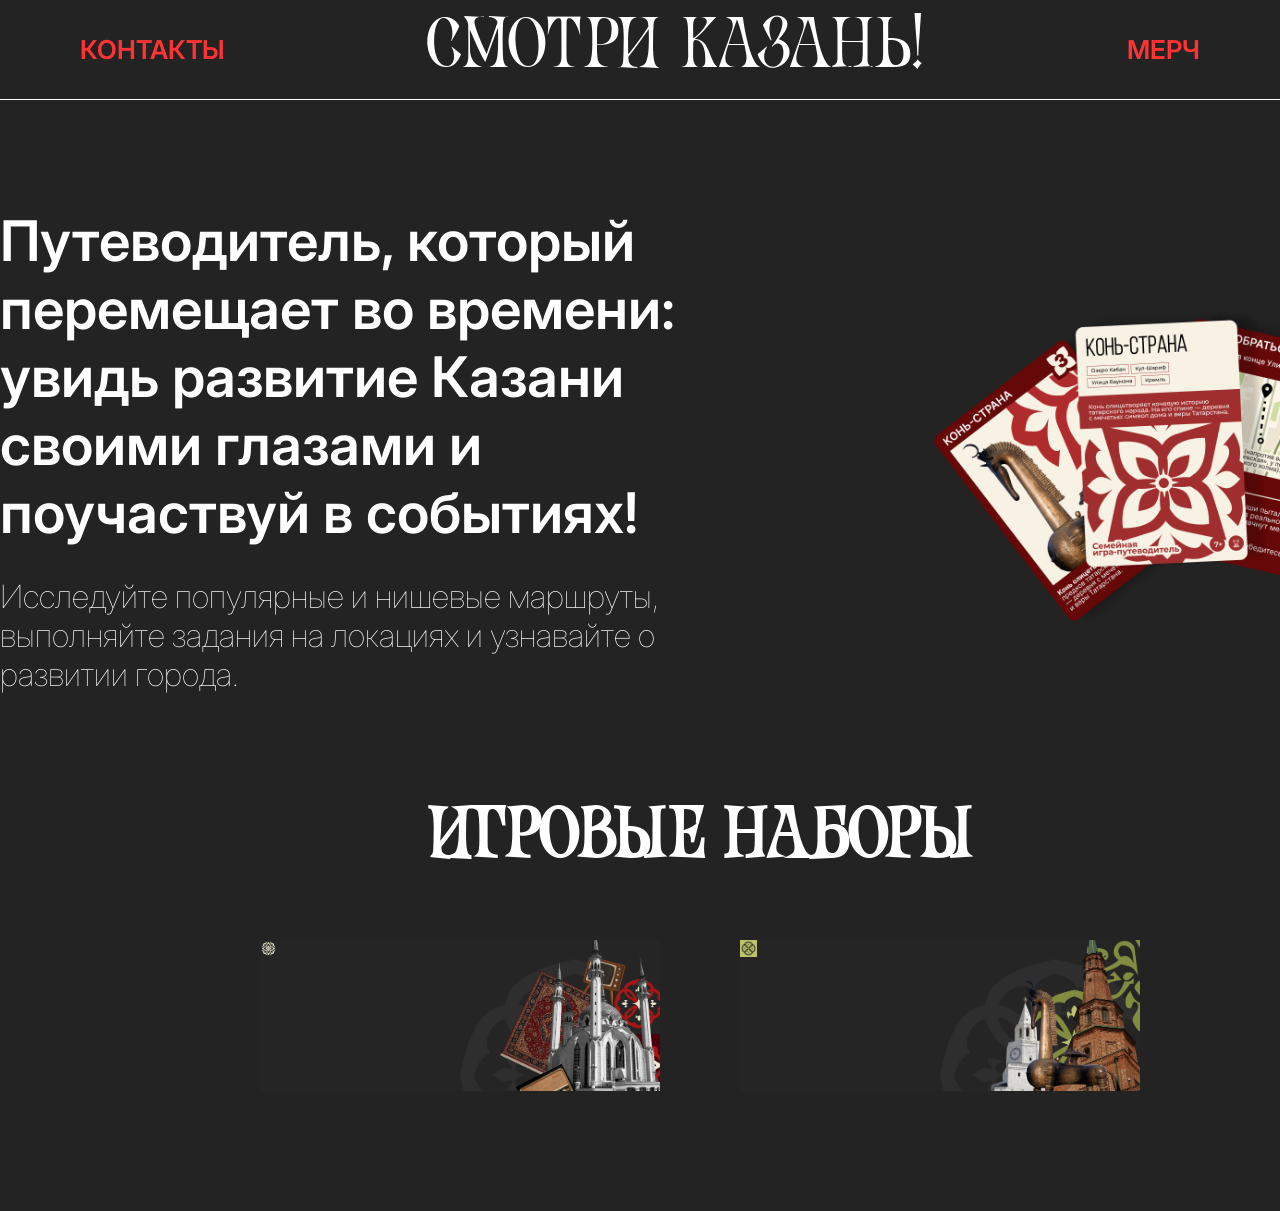
<file: index.html>
<!DOCTYPE html>
<html lang="ru">
<head>
<meta charset="UTF-8">
<meta name="viewport" content="width=device-width, initial-scale=1.0">
<title>Смотри Казань!</title>

<link rel="stylesheet" href="css/style.css">
</head>

<body>

<header>

    <a href="contacts.html" class="clickable">
        КОНТАКТЫ
    </a>

    <h1>
        СМОТРИ КАЗАНЬ!
    </h1>

    <a href="merch.html" class="clickable">
        МЕРЧ
    </a>

</header>

<section class="hero">

    <div class="hero-text">

        <h2>
            Путеводитель, который перемещает во времени:
            увидь развитие Казани своими глазами и поучаствуй
            в событиях!
        </h2>

        <p>
            Исследуйте популярные и нишевые маршруты,
            выполняйте задания на локациях
            и узнавайте о развитии города.
        </p>

    </div>

    <img
        src="images/веер.png"
        alt=""
        class="fan clickable"
    >

</section>

<section class="decks">

    <h2 class="decks-title">
        ИГРОВЫЕ НАБОРЫ
    </h2>

    <div class="decks-wrapper">

        <img
            src="images/колода 1.png"
            alt=""
            id="deck1"
            class="deck clickable"
        >

        <img
            src="images/колода 2.png"
            alt=""
            id="deck2"
            class="deck clickable"
        >

    </div>

</section>

<!-- Колода 1 -->

<div class="modal" id="deck1Modal">

    <div class="modal-content">

        <img src="images/колода 1.png">

        <button class="order-btn">
            ЗАКАЗАТЬ
        </button>

    </div>

</div>

<!-- Колода 2 -->

<div class="modal" id="deck2Modal">

    <div class="modal-content">

        <img src="images/колода 2.png">

        <button class="order-btn">
            ЗАКАЗАТЬ
        </button>

    </div>

</div>

<!-- Заявка -->

<div class="modal" id="requestModal">

    <div class="modal-content">

        <img src="images/заявка.png">

    </div>
<div class="modal-content deck-popup">

    <img
        src="images/колода 1.png"
        class="popup-image"
    >

    <button class="order-btn">
        ЗАКАЗАТЬ
    </button>

</div>
</div>

<script src="js/main.js"></script>

</body>
</html>
</file>
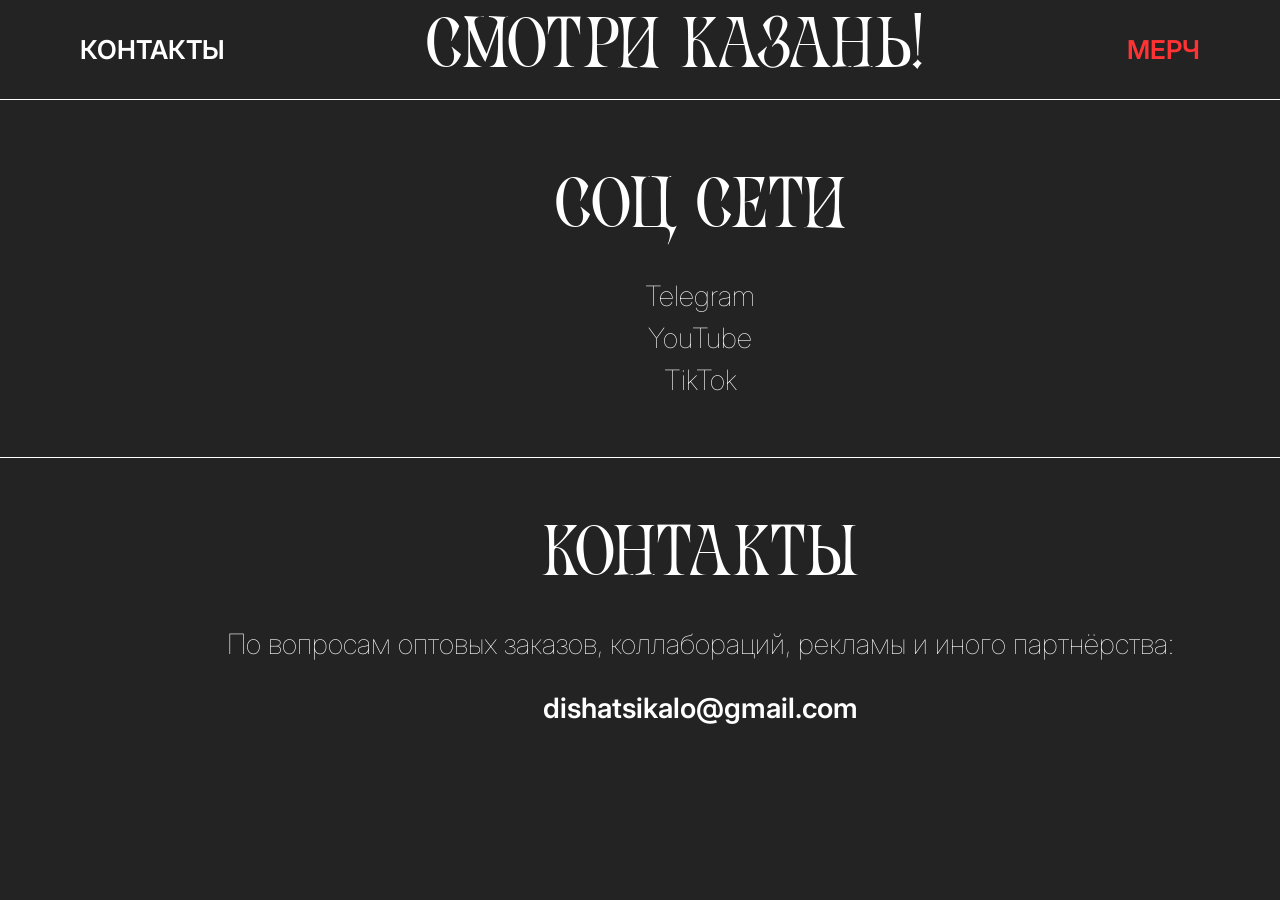
<file: contacts.html>
<!DOCTYPE html>
<html lang="ru">
<head>
<meta charset="UTF-8">
<meta name="viewport" content="width=device-width, initial-scale=1.0">

<title>Контакты</title>

<link rel="stylesheet" href="css/style.css">
</head>

<body>

<header>

    <a href="contacts.html" class="active-link">
        КОНТАКТЫ
    </a>

    <a href="index.html" class="logo-link">
        <h1>СМОТРИ КАЗАНЬ!</h1>
    </a>

    <a href="merch.html" class="nav-link">
        МЕРЧ
    </a>

</header>

<main class="contacts-page">

    <section class="socials">

        <h2>СОЦ СЕТИ</h2>

        <div class="social-links">

            <a href="#" target="_blank">
                Telegram
            </a>

            <a href="#" target="_blank">
                YouTube
            </a>

            <a href="#" target="_blank">
                TikTok
            </a>

        </div>

    </section>

    <div class="contacts-divider"></div>

    <section class="contacts-info">

        <h2>КОНТАКТЫ</h2>

        <p>
            По вопросам оптовых заказов,
            коллабораций, рекламы
            и иного партнёрства:
        </p>

        <a
            href="mailto:dishatsikalo@gmail.com"
            class="email"
        >
            dishatsikalo@gmail.com
        </a>

    </section>

</main>

<script src="js/main.js"></script>

</body>
</html>
</file>
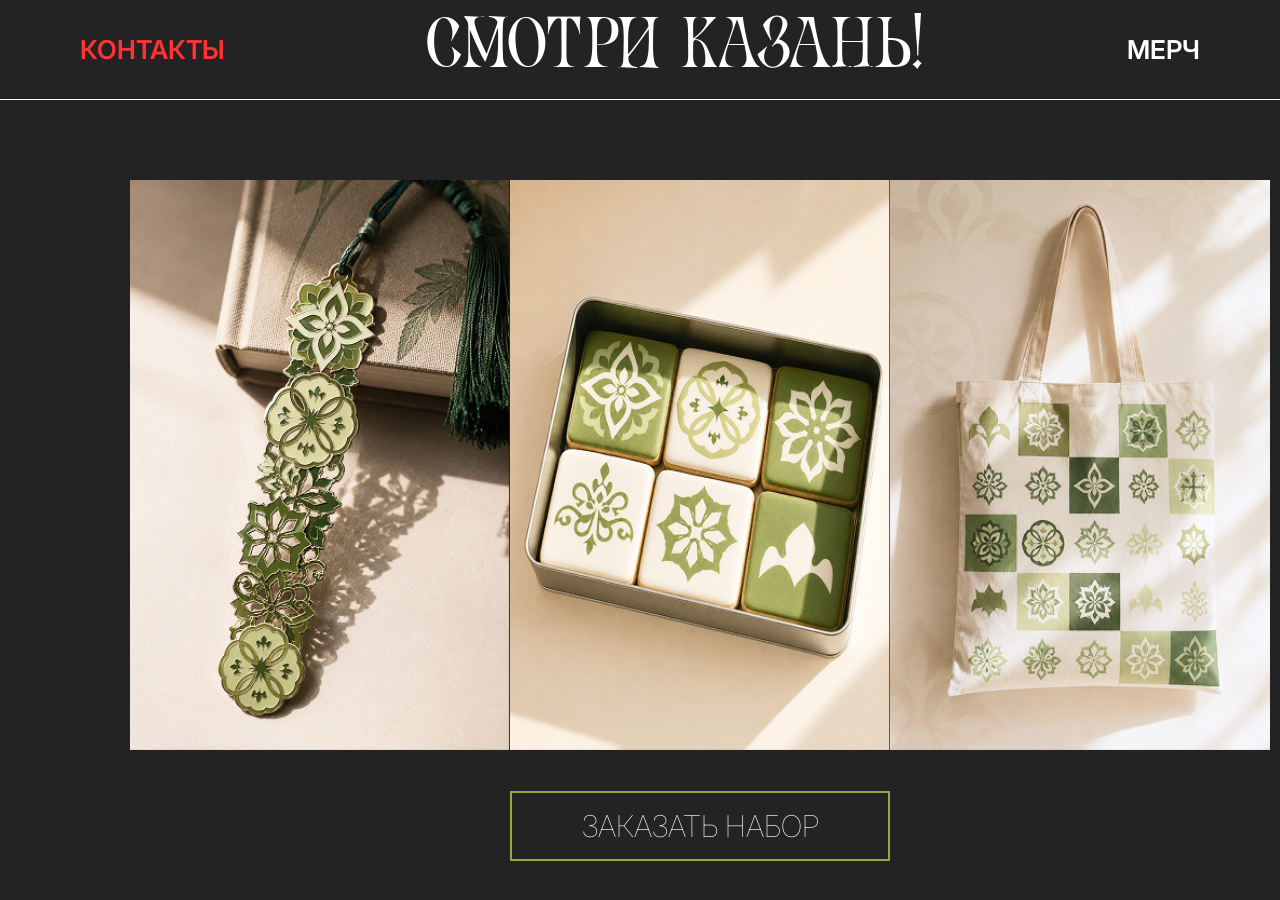
<file: merch.html>
<!DOCTYPE html>
<html lang="ru">
<head>

<meta charset="UTF-8">
<meta name="viewport" content="width=device-width, initial-scale=1.0">

<title>Мерч</title>

<link rel="stylesheet" href="css/style.css">

</head>
<body>

<header>

    <a href="contacts.html" class="nav-link">
        КОНТАКТЫ
    </a>

    <a href="index.html" class="logo-link">
        <h1>СМОТРИ КАЗАНЬ!</h1>
    </a>

    <a href="merch.html" class="active-link">
        МЕРЧ
    </a>

</header>

<section class="merch-page">

    <div class="merch-gallery">

        <img
            src="images/1 мерч.png"
            class="merch-item"
            alt=""
        >

        <img
            src="images/2 мерч.png"
            class="merch-item"
            alt=""
        >

        <img
            src="images/3 мерч.png"
            class="merch-item"
            alt=""
        >

    </div>

    <button id="merchOrderBtn">
        ЗАКАЗАТЬ НАБОР
    </button>

</section>

<div class="modal" id="requestModal">

    <div class="modal-content request-popup">

        <img
            src="images/заявка.png"
            class="request-image"
            alt=""
        >

    </div>

</div>

<script src="js/main.js"></script>

</body>
</html>
</file>
<file: css/style.css>
@font-face {
    font-family: Roscha;
    src: url("../fonts/ofont.ru_Roscha.ttf");
}

@font-face {
    font-family: Inter;
    src: url("../fonts/Inter_28pt-Thin.ttf");
    font-weight: 300;
}

@font-face {
    font-family: Inter;
    src: url("../fonts/Inter_28pt-SemiBold.ttf");
    font-weight: 600;
}

*{
    margin:0;
    padding:0;
    box-sizing:border-box;
}

body{

    background:#232323;
    color:white;

    min-height:100vh;

    cursor:url("../images/мышь.png"), auto;
}

.clickable{
    cursor:url("../images/мышь.png"), pointer;
}

header{

    height:100px;

    display:flex;
    justify-content:space-between;
    align-items:center;

    padding:0 80px;

    border-bottom:1px solid white;
}

header a{

    text-decoration:none;
    color:#ff3333;

    font-family:Inter;
    font-weight:600;
    font-size:26px;
}

h1{

    font-family:Roscha;
    font-size:72px;
    font-weight:normal;
}

.hero{

    width:1400px;

    margin:80px auto;

    display:flex;
    justify-content:space-between;
    align-items:center;
}

.hero-text{

    width:700px;
}

.hero-text h2{

    font-family:Inter;
    font-size:56px;
    font-weight:600;

    margin-bottom:30px;
}

.hero-text p{

    font-family:Inter;
    font-size:32px;
    font-weight:300;
}

.fan{

    width:500px;
}

.decks{

    width:1400px;
    margin:auto;

    padding-bottom:120px;
}

.decks-title{

    text-align:center;

    font-family:Roscha;
    font-size:72px;

    margin-bottom:60px;
}

.decks-wrapper{

    display:flex;
    justify-content:center;
    gap:80px;
}

.deck{

    width:400px;

    transition:.3s;
}

.deck:hover{

    transform:scale(1.05);
}

.modal{

    display:none;

    position:fixed;

    left:0;
    top:0;

    width:100%;
    height:100%;

    background:rgba(0,0,0,.8);

    justify-content:center;
    align-items:center;

    z-index:999;
}

.modal.active{

    display:flex;
}

.modal-content{

    background:#2f2f2f;

    padding:30px;

    border-radius:12px;
}

.modal-content img{

    max-width:700px;

    display:block;
}

.order-btn{

    margin-top:25px;

    width:100%;

    height:70px;

    border:none;

    background:#c40000;

    color:white;

    font-size:24px;

    font-family:Inter;
    font-weight:600;
}
/* CONTACTS */

.logo-link{
    text-decoration:none;
    color:white;
}

.nav-link,
.active-link{

    font-family:Inter;
    font-weight:600;
    font-size:26px;

    text-decoration:none;
}

.nav-link{
    color:#ff3333;
}

.active-link{
    color:white;
}

.contacts-page{

    width:1400px;
    margin:0 auto;

    text-align:center;

    padding-top:70px;
}

.contacts-page h2{

    font-family:Roscha;
    font-size:72px;
    font-weight:normal;
}

.social-links{

    margin-top:30px;

    display:flex;
    flex-direction:column;
    gap:8px;
}

.social-links a{

    color:white;

    text-decoration:none;

    font-family:Inter;
    font-weight:300;
    font-size:28px;
}

.contacts-divider{

    width:100%;
    height:1px;

    background:white;

    margin:60px 0;
}

.contacts-info p{

    margin-top:30px;

    font-family:Inter;
    font-size:28px;
    font-weight:300;
}

.email{

    display:inline-block;

    margin-top:30px;

    color:white;

    text-decoration:none;

    font-family:Inter;
    font-size:28px;
    font-weight:600;
}
.deck-popup{

    position:relative;

    padding:0;
    background:none;
}

.popup-image{

    width:980px;
    display:block;
}

.order-btn{

    position:absolute;

    left:75px;
    bottom:65px;

    width:140px;
    height:42px;

    background:transparent;

    border:none;

    font-size:0;

    cursor:url("../images/мышь.png"), pointer;
}
.merch-page{

    width:1400px;
    margin:80px auto;

    text-align:center;
}

.merch-gallery{

    display:flex;
    justify-content:center;
}

.merch-item{

    width:380px;
    display:block;
}

#merchOrderBtn{

    margin-top:40px;

    width:380px;
    height:70px;

    background:transparent;

    border:2px solid #95a83f;

    color:white;

    font-family:Inter;
    font-size:30px;

    cursor:url("../images/мышь.png"), pointer;
}
</file>
